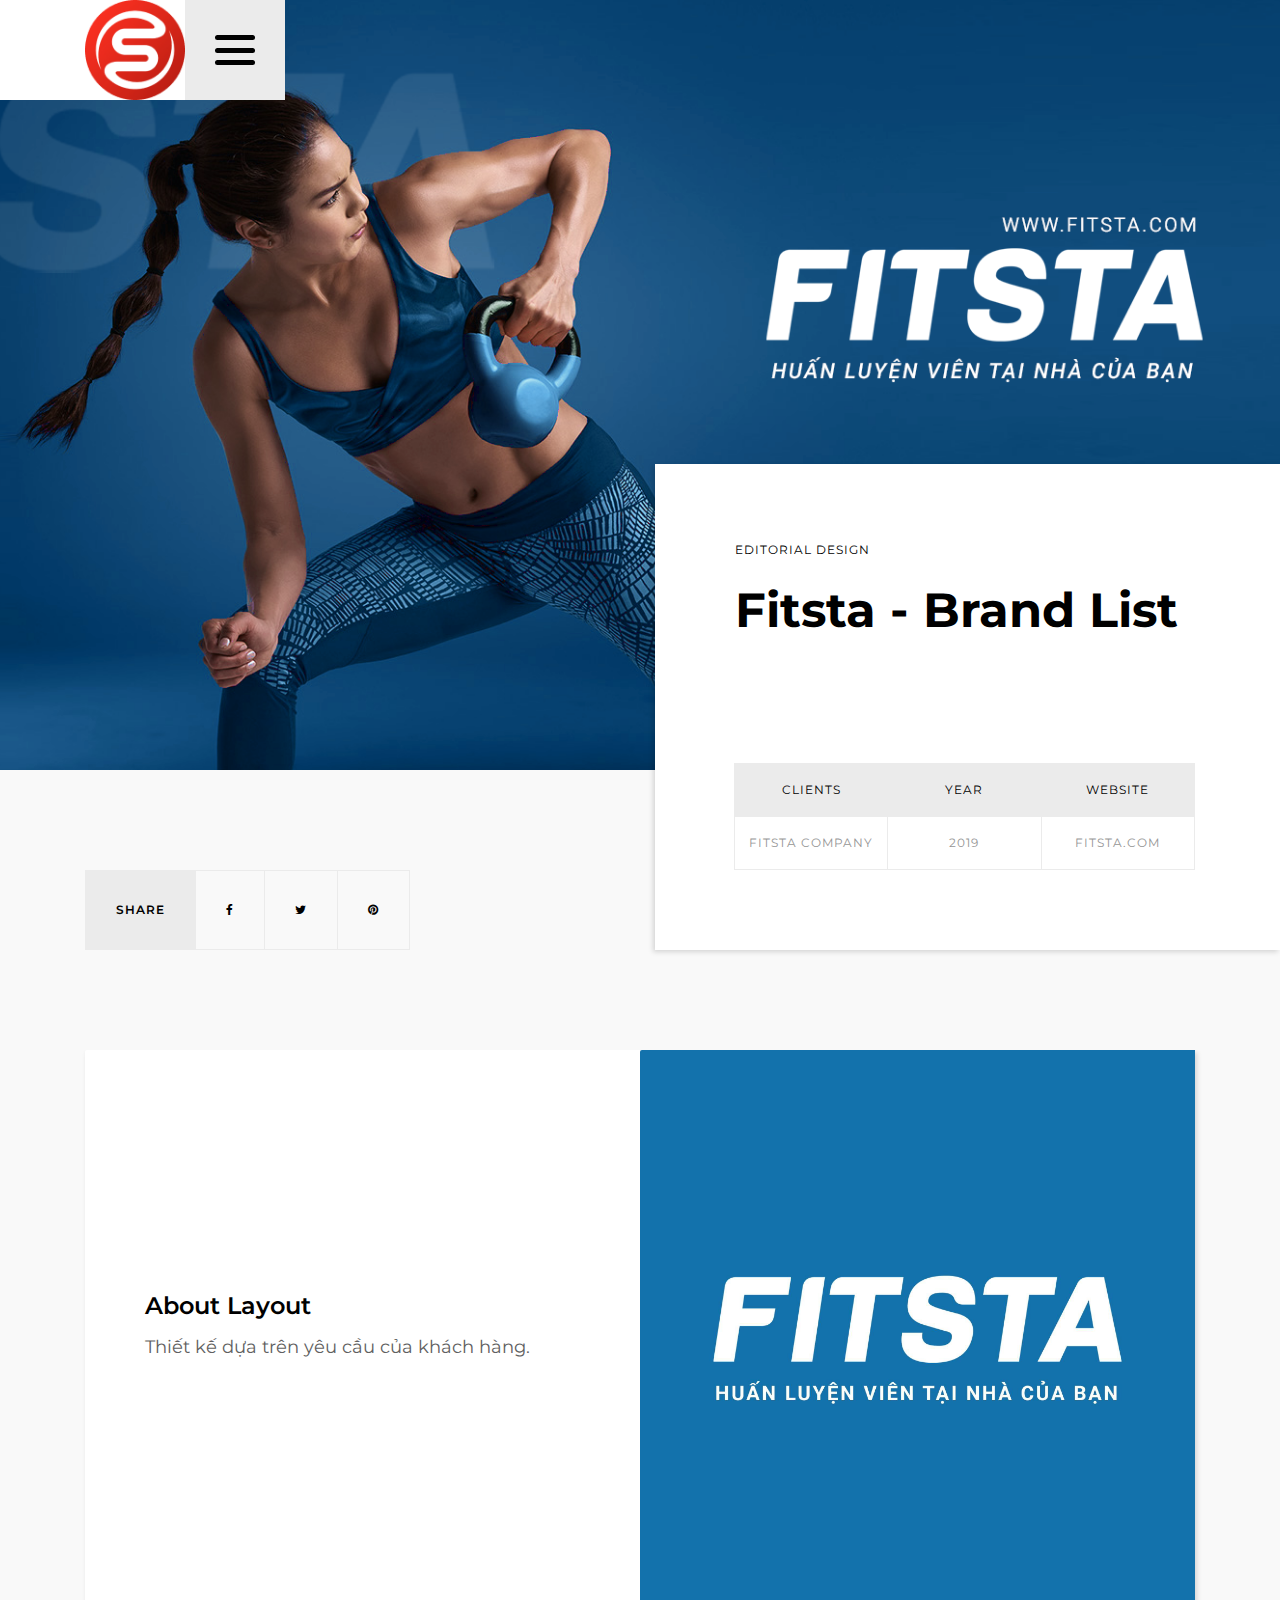
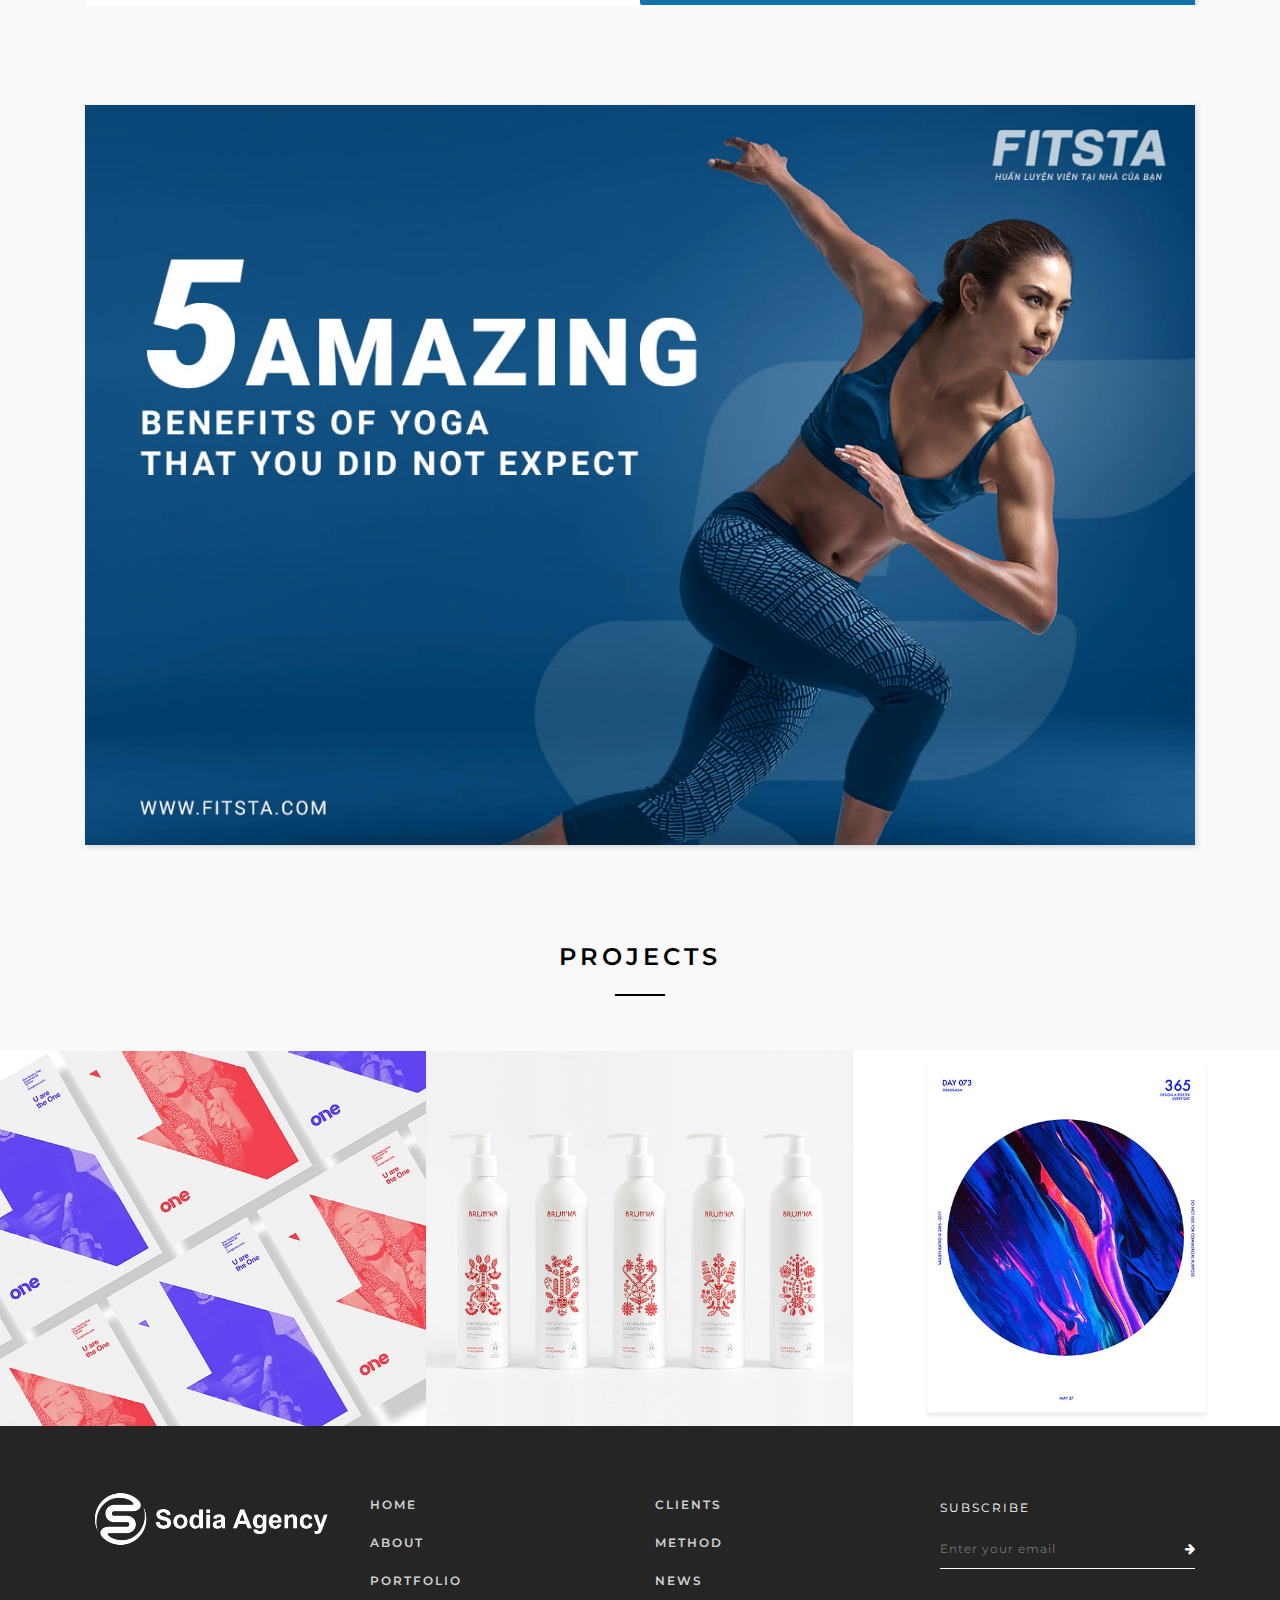
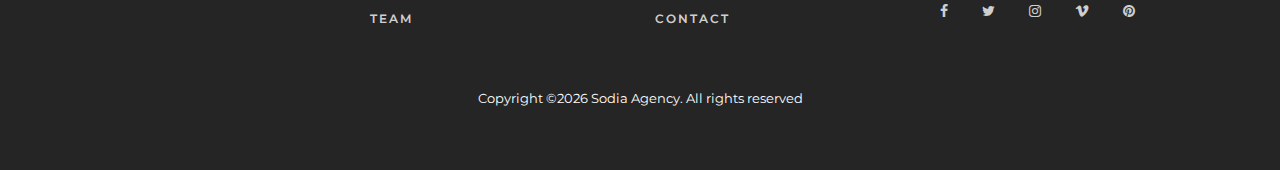
<file: fitsta.html>
<!DOCTYPE html>
<html lang="en">

<head>
    <meta charset="UTF-8">
    <meta name="description" content="">
    <meta http-equiv="X-UA-Compatible" content="IE=edge">
    <meta name="viewport" content="width=device-width, initial-scale=1, shrink-to-fit=no">
    <!-- The above 4 meta tags *must* come first in the head; any other head content must come *after* these tags -->

    <!-- Title -->
    <title>Sodia Agency | Fista Project</title>

    <!-- Favicon -->
    <link rel="icon" href="img/core-img/favicon.ico">

    <!-- Core Stylesheet -->
    <link href="style.css" rel="stylesheet">

    <!-- Responsive CSS -->
    <link href="css/responsive/responsive.css" rel="stylesheet">

</head>

<body>
    <!-- Preloader Start -->
    <div id="preloader">
        <div class="fplus-load"></div>
        <img src="img/core-img/h-logo.png" alt="logo">
    </div>

    <!-- ****** Header Area Start ****** -->
    <header class="header_area">
        <div class="container">
            <div class="row">
                <div class="col-12 d-flex">
                    <div class="logo_area">
                        <a class="d-flex align-items-center justify-content-center" href="index.html"><img src="img/core-img/h-logo.png" alt="logo"></a>
                    </div>
                    <div class="menu-open-close d-flex align-items-center justify-content-center">
                        <div id="nav-icon">
                            <span></span>
                            <span></span>
                            <span></span>
                        </div>
                    </div>
                </div>
            </div>
        </div>
    </header>
    <!-- ****** Header Area End ****** -->

    <!-- ****** Menu Area Start ****** -->
    <div class="fplus-menu-area">
        <!-- Menu -->
        <div class="fplus-main-menu h-100 d-flex align-items-center">
            <nav class="navbar navbar-expand-lg">
                <div class="" id="fplus-nav">
                    <ul class="navbar-nav" id="fplusNav">
                        <li class="nav-item active">
                            <a class="nav-link" href="#home">Home <span class="sr-only">(current)</span></a>
                        </li>
                        <li class="nav-item">
                            <a class="nav-link" href="#about">About Us</a>
                        </li>
                        <li class="nav-item dropdown">
                            <a class="nav-link dropdown-toggle" href="#" id="fplusDropdown" role="button" data-toggle="dropdown" aria-haspopup="true" aria-expanded="false">Pages</a>
                            <div class="dropdown-menu" aria-labelledby="fplusDropdown">
                                <a class="dropdown-item" href="index.html">Home</a>
                                <a class="dropdown-item" href="single-portfolio.html">Single Portfolio</a>
                                <a class="dropdown-item" href="static-page.html">Static Page</a>
                            </div>
                        </li>
                        <li class="nav-item">
                            <a class="nav-link" href="#projects">Projects</a>
                        </li>
                        <li class="nav-item">
                            <a class="nav-link" href="#clients">Our Clients</a>
                        </li>
                        <li class="nav-item">
                            <a class="nav-link" href="#news">Recent News</a>
                        </li>
                        <li class="nav-item">
                            <a class="nav-link" href="#contact">Contact</a>
                        </li>
                    </ul>
                </div>
            </nav>
        </div>
        <!-- Header Social Icon -->
        <div class="header-social-info d-flex align-items-center justify-content-end">
            <div class="h-social-icon">
                <a href="#"><i class="fa fa-facebook" aria-hidden="true"></i></a>
                <a href="#"><i class="fa fa-twitter" aria-hidden="true"></i></a>
                <a href="#"><i class="fa fa-instagram" aria-hidden="true"></i></a>
                <a href="#"><i class="fa fa-vimeo" aria-hidden="true"></i></a>
                <a href="#"><i class="fa fa-pinterest" aria-hidden="true"></i></a>
            </div>
        </div>
    </div>
    <!-- ****** Menu Area End ****** -->

    <!-- ****** Hero Area Start ****** -->
    <div class="fplus-hero-area" style="background-image: url(img/bg-img/hero---.jpg);"></div>
    <!-- ****** Hero Area End ****** -->

    <!-- ****** Single Portfolio Area Start ****** -->
    <div class="fplus-single-portfolio-area bg-gray section-padding-100">
        <div class="container">
            <div class="row">
                <div class="col-12 col-md-6">
                    <div class="fplus-portfolio-share">
                        <a href="#">Share</a>
                        <a href="#"><i class="fa fa-facebook" aria-hidden="true"></i></a>
                        <a href="#"><i class="fa fa-twitter" aria-hidden="true"></i></a>
                        <a href="#"><i class="fa fa-pinterest" aria-hidden="true"></i></a>
                    </div>
                </div>
            </div>
        </div>

        <div class="fplus-portfolio-content-area">
            <div class="single-portfolio-text">
                <p>editorial design</p>
                <h2>Fitsta - Brand List</h2>
                <div class="project-meta-data d-sm-flex">
                    <div class="project-client">
                        <p>Clients</p>
                        <p>Fitsta Company</p>
                    </div>
                    <div class="project-year">
                        <p>Year</p>
                        <p>2019</p>
                    </div>
                    <div class="project-website">
                        <p>Website</p>
                        <p>fitsta.com</p>
                    </div>
                </div>
            </div>
        </div>
    </div>
    <!-- ****** Single Portfolio Area End ****** -->

    <!-- ****** About Us Area Start ****** -->
    <section class="fplus-about-us-area bg-gray">
        <div class="container">
            <div class="about-us-content">
                <div class="row no-gutters align-items-center">
                    <div class="col-12 col-md-6">
                        <div class="about-us-text">
                            <h4>About Layout</h4>
                            <p>Thiết kế dựa trên yêu cầu của khách hàng.</p>
                        </div>
                    </div>
                    <div class="col-12 col-md-6">
                        <div class="about-us-thumb">
                            <img src="img/bg-img/about--2.jpg" alt="">
                        </div>
                    </div>
                </div>
            </div>
        </div>
    </section>
    <!-- ****** About Us Area End ****** -->

    <!-- ****** Project Single Thumb ****** -->
    <div class="fplus-project-single-thumb bg-gray section-padding-100">
        <div class="container">
            <div class="row">
                <div class="col-12">
                    <img src="img/bg-img/hero--2.jpg" alt="">
                </div>
            </div>
        </div>
    </div>

    <!-- ****** Gallery Area Start ****** -->
    <section class="fplus-projects-area bg-gray" id="portfolio">
        <div class="container">
            <div class="row">
                <div class="col-12">
                    <div class="section-heading text-center">
                        <h4>Projects</h4>
                        <div class="section-heading-line"></div>
                    </div>
                </div>
            </div>
        </div>
        <div class="container-fluid">
            <div class="row no-gutters fplus-portfolio">
                <!-- Single gallery Item Start -->
                <div class="col-12 col-sm-6 col-md-4 single_gallery_item branding">
                    <img src="img/portfolio-img/p-1.jpg" alt="">
                    <div class="gallery-hover-overlay d-flex justify-content-between">
                        <div class="port-more-view">
                            <a href="#"><img src="img/icons/plus.png" alt=""></a>
                        </div>
                        <div class="port-hover-text">
                            <a href="#">branding</a>
                            <h3>One Branding Identity</h3>
                        </div>
                    </div>
                </div>

                <!-- Single gallery Item Start -->
                <div class="col-12 col-sm-6 col-md-4 single_gallery_item branding">
                    <img src="img/portfolio-img/p-2.jpg" alt="">
                    <div class="gallery-hover-overlay d-flex justify-content-between">
                        <div class="port-more-view">
                            <a href="#"><img src="img/icons/plus.png" alt=""></a>
                        </div>
                        <div class="port-hover-text">
                            <a href="#">branding</a>
                            <h3>One Branding Identity</h3>
                        </div>
                    </div>
                </div>

                <!-- Single gallery Item Start -->
                <div class="col-12 col-sm-6 col-md-4 single_gallery_item design">
                    <img src="img/portfolio-img/p-3.jpg" alt="">
                    <div class="gallery-hover-overlay d-flex justify-content-between">
                        <div class="port-more-view">
                            <a href="#"><img src="img/icons/plus.png" alt=""></a>
                        </div>
                        <div class="port-hover-text">
                            <a href="#">design</a>
                            <h3>One Branding Identity</h3>
                        </div>
                    </div>
                </div>
            </div>
        </div>
    </section>
    <!-- ****** Gallery Area End ****** -->

    <!-- ****** Footer Area Start ****** -->
    <footer class="fplus-footer-area">
        <div class="container">
            <div class="row">
                <div class="col-12 col-md-3">
                    <div class="about-us-widget">
                        <img src="img/core-img/logo.png" alt="">
                    </div>
                </div>
                <div class="col-12 col-md-3">
                    <div class="footer-nav-widget">
                        <nav>
                            <ul>
                                <li><a href="#">Home</a></li>
                                <li><a href="#">About</a></li>
                                <li><a href="#">Portfolio</a></li>
                                <li><a href="#">Team</a></li>
                            </ul>
                        </nav>
                    </div>
                </div>
                <div class="col-12 col-md-3">
                    <div class="footer-nav-widget">
                        <nav>
                            <ul>
                                <li><a href="#">Clients</a></li>
                                <li><a href="#">Method</a></li>
                                <li><a href="#">News</a></li>
                                <li><a href="#">Contact</a></li>
                            </ul>
                        </nav>
                    </div>
                </div>
                <div class="col-12 col-md-3">
                    <div class="subscribe-widget">
                        <p>Subscribe</p>
                        <form action="#">
                            <input type="email" name="s-email" id="subscribeEmail" placeholder="Enter your email">
                            <button type="submit"><i class="fa fa-arrow-right" aria-hidden="true"></i></button>
                        </form>
                    </div>
                    <div class="footer-social-widget">
                        <a href="#"><i class="fa fa-facebook" aria-hidden="true"></i></a>
                        <a href="#"><i class="fa fa-twitter" aria-hidden="true"></i></a>
                        <a href="#"><i class="fa fa-instagram" aria-hidden="true"></i></a>
                        <a href="#"><i class="fa fa-vimeo" aria-hidden="true"></i></a>
                        <a href="#"><i class="fa fa-pinterest" aria-hidden="true"></i></a>
                    </div>
                </div>
            </div>
            <div class="row pt-5">
                <div class="col-md-12 text-center text-white"><small><!-- Link back to Colorlib can't be removed. Template is licensed under CC BY 3.0. -->
Copyright &copy;<script>document.write(new Date().getFullYear());</script> Sodia Agency. All rights reserved
<!-- Link back to Colorlib can't be removed. Template is licensed under CC BY 3.0. --></small></div>
            </div>
        </div>
    </footer>
    <!-- ****** Footer Area End ****** -->

    <!-- Jquery-2.2.4 js -->
    <script src="js/jquery/jquery-2.2.4.min.js"></script>
    <!-- Popper js -->
    <script src="js/bootstrap/popper.min.js"></script>
    <!-- Bootstrap-4 js -->
    <script src="js/bootstrap/bootstrap.min.js"></script>
    <!-- All Plugins js -->
    <script src="js/others/plugins.js"></script>
    <!-- Active JS -->
    <script src="js/active.js"></script>
</body>
</file>
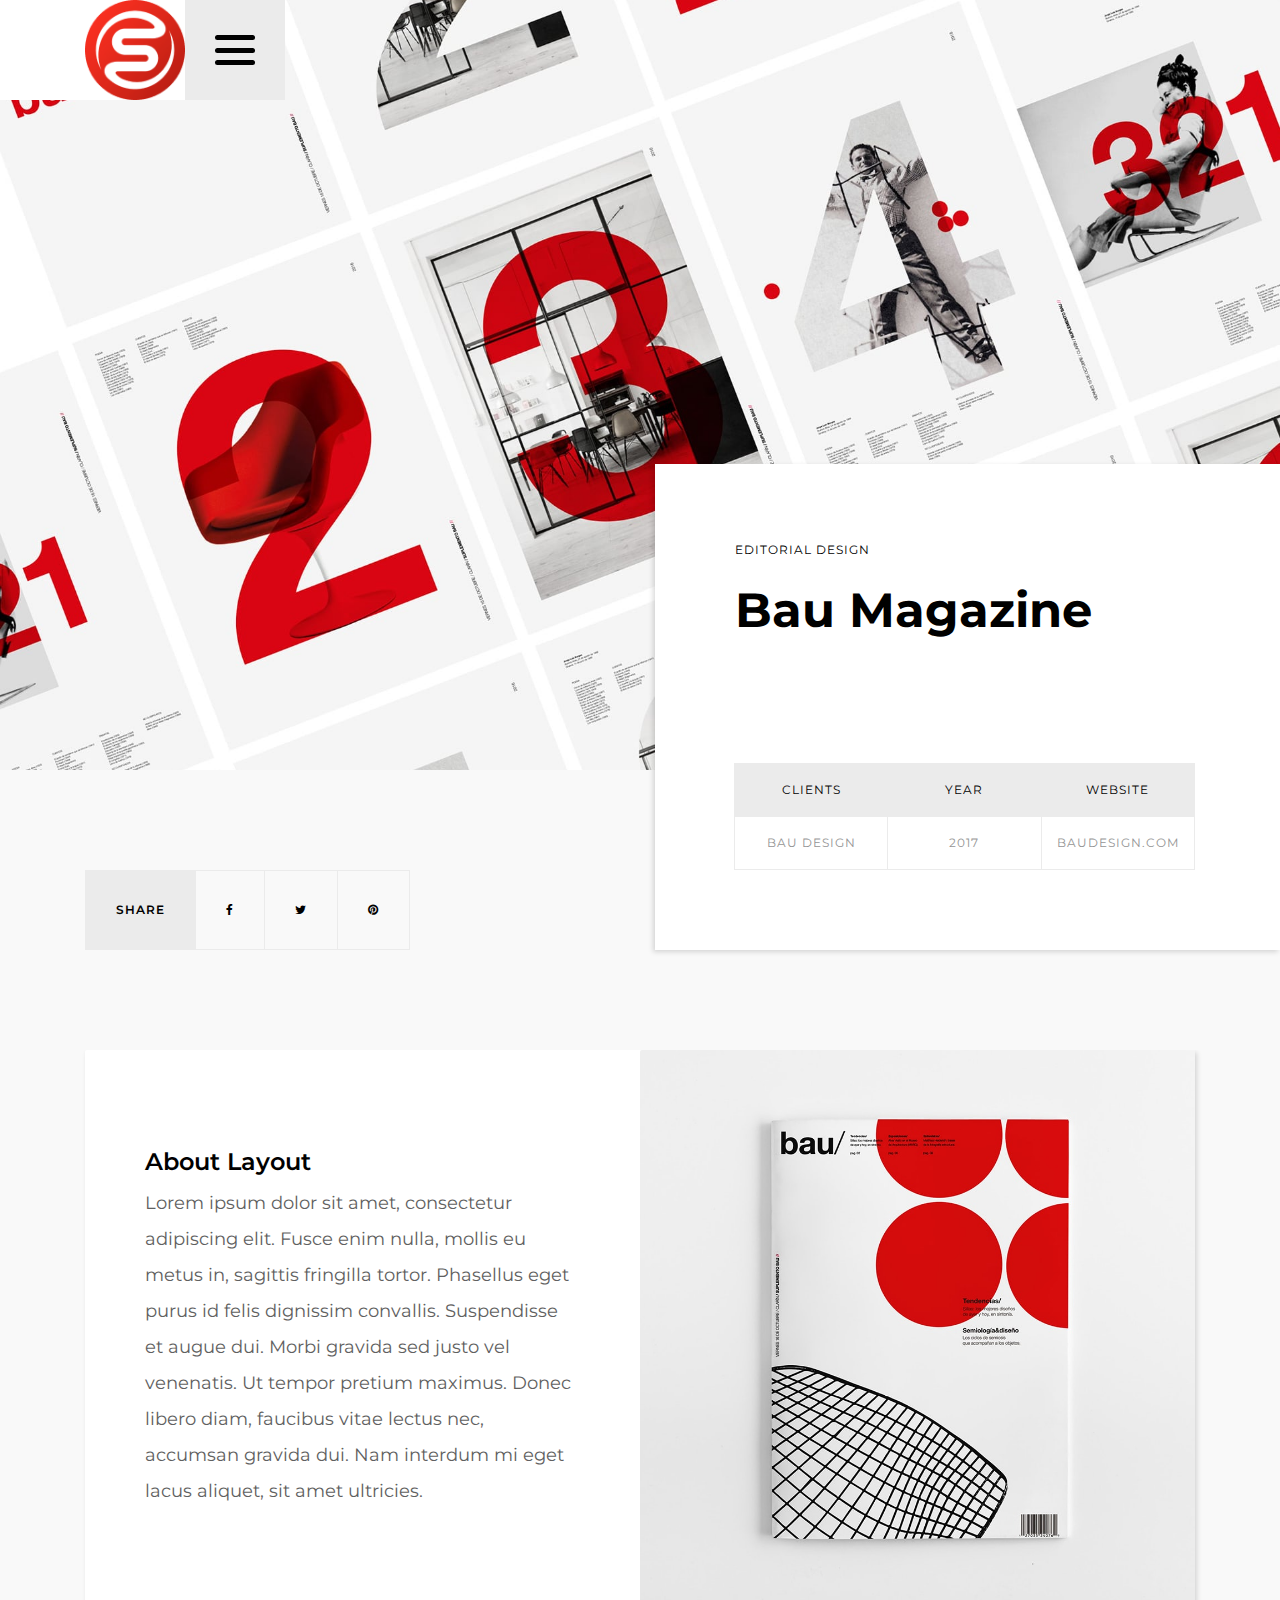
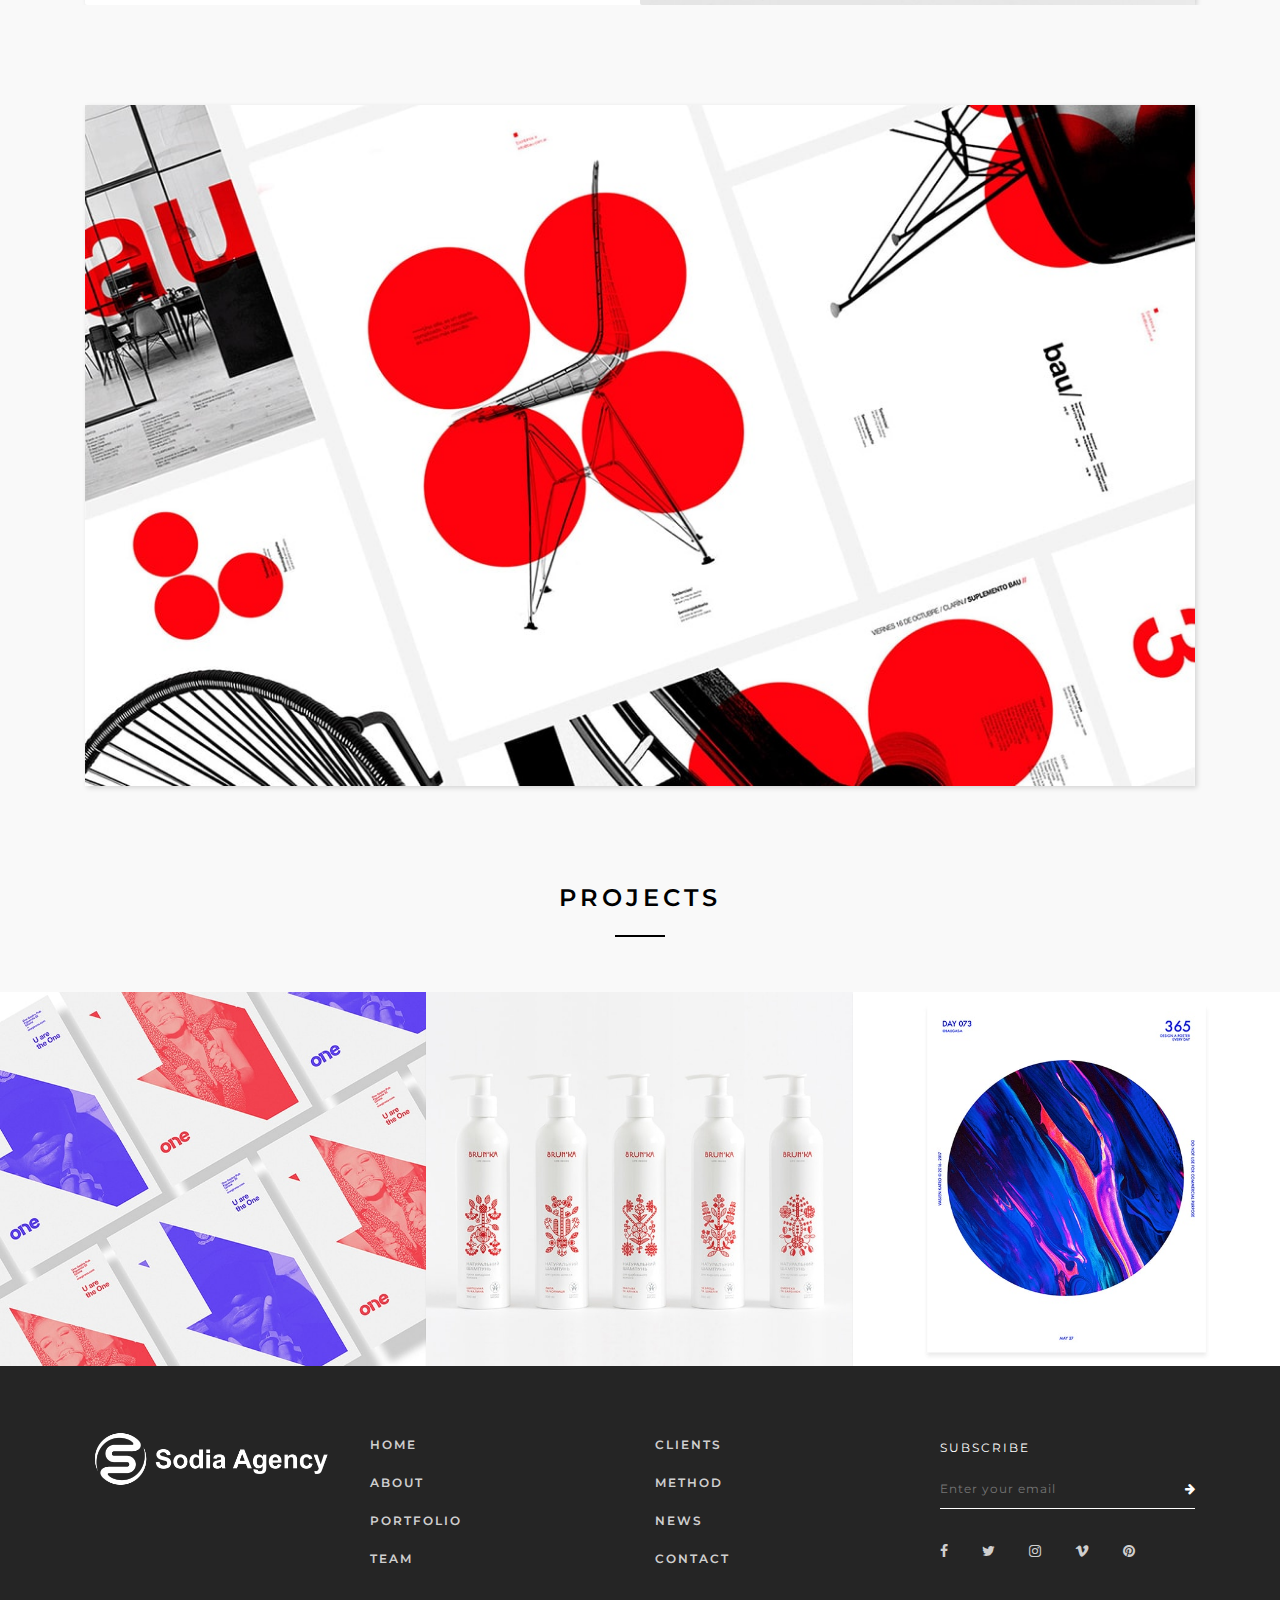
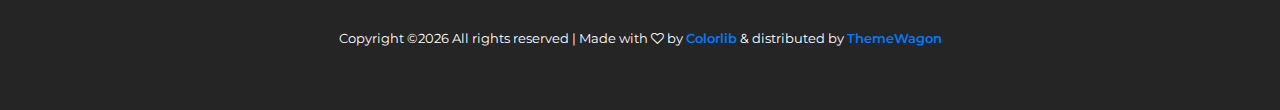
<file: single-portfolio.html>
<!DOCTYPE html>
<html lang="en">

<head>
    <meta charset="UTF-8">
    <meta name="description" content="">
    <meta http-equiv="X-UA-Compatible" content="IE=edge">
    <meta name="viewport" content="width=device-width, initial-scale=1, shrink-to-fit=no">
    <!-- The above 4 meta tags *must* come first in the head; any other head content must come *after* these tags -->

    <!-- Title -->
    <title>F-plus Portfolio Template | Single Portfolio</title>

    <!-- Favicon -->
    <link rel="icon" href="img/core-img/favicon.ico">

    <!-- Core Stylesheet -->
    <link href="style.css" rel="stylesheet">

    <!-- Responsive CSS -->
    <link href="css/responsive/responsive.css" rel="stylesheet">

</head>

<body>
    <!-- Preloader Start -->
    <div id="preloader">
        <div class="fplus-load"></div>
        <img src="img/core-img/h-logo.png" alt="logo">
    </div>

    <!-- ****** Header Area Start ****** -->
    <header class="header_area">
        <div class="container">
            <div class="row">
                <div class="col-12 d-flex">
                    <div class="logo_area">
                        <a class="d-flex align-items-center justify-content-center" href="index.html"><img src="img/core-img/h-logo.png" alt="logo"></a>
                    </div>
                    <div class="menu-open-close d-flex align-items-center justify-content-center">
                        <div id="nav-icon">
                            <span></span>
                            <span></span>
                            <span></span>
                        </div>
                    </div>
                </div>
            </div>
        </div>
    </header>
    <!-- ****** Header Area End ****** -->

    <!-- ****** Menu Area Start ****** -->
    <div class="fplus-menu-area">
        <!-- Menu -->
        <div class="fplus-main-menu h-100 d-flex align-items-center">
            <nav class="navbar navbar-expand-lg">
                <div class="" id="fplus-nav">
                    <ul class="navbar-nav" id="fplusNav">
                        <li class="nav-item active">
                            <a class="nav-link" href="#home">Home <span class="sr-only">(current)</span></a>
                        </li>
                        <li class="nav-item">
                            <a class="nav-link" href="#about">About Us</a>
                        </li>
                        <li class="nav-item dropdown">
                            <a class="nav-link dropdown-toggle" href="#" id="fplusDropdown" role="button" data-toggle="dropdown" aria-haspopup="true" aria-expanded="false">Pages</a>
                            <div class="dropdown-menu" aria-labelledby="fplusDropdown">
                                <a class="dropdown-item" href="index.html">Home</a>
                                <a class="dropdown-item" href="single-portfolio.html">Single Portfolio</a>
                                <a class="dropdown-item" href="static-page.html">Static Page</a>
                            </div>
                        </li>
                        <li class="nav-item">
                            <a class="nav-link" href="#projects">Projects</a>
                        </li>
                        <li class="nav-item">
                            <a class="nav-link" href="#clients">Our Clients</a>
                        </li>
                        <li class="nav-item">
                            <a class="nav-link" href="#news">Recent News</a>
                        </li>
                        <li class="nav-item">
                            <a class="nav-link" href="#contact">Contact</a>
                        </li>
                    </ul>
                </div>
            </nav>
        </div>
        <!-- Header Social Icon -->
        <div class="header-social-info d-flex align-items-center justify-content-end">
            <div class="h-social-icon">
                <a href="#"><i class="fa fa-facebook" aria-hidden="true"></i></a>
                <a href="#"><i class="fa fa-twitter" aria-hidden="true"></i></a>
                <a href="#"><i class="fa fa-instagram" aria-hidden="true"></i></a>
                <a href="#"><i class="fa fa-vimeo" aria-hidden="true"></i></a>
                <a href="#"><i class="fa fa-pinterest" aria-hidden="true"></i></a>
            </div>
        </div>
    </div>
    <!-- ****** Menu Area End ****** -->

    <!-- ****** Hero Area Start ****** -->
    <div class="fplus-hero-area" style="background-image: url(img/bg-img/hero-3.jpg);"></div>
    <!-- ****** Hero Area End ****** -->

    <!-- ****** Single Portfolio Area Start ****** -->
    <div class="fplus-single-portfolio-area bg-gray section-padding-100">
        <div class="container">
            <div class="row">
                <div class="col-12 col-md-6">
                    <div class="fplus-portfolio-share">
                        <a href="#">Share</a>
                        <a href="#"><i class="fa fa-facebook" aria-hidden="true"></i></a>
                        <a href="#"><i class="fa fa-twitter" aria-hidden="true"></i></a>
                        <a href="#"><i class="fa fa-pinterest" aria-hidden="true"></i></a>
                    </div>
                </div>
            </div>
        </div>

        <div class="fplus-portfolio-content-area">
            <div class="single-portfolio-text">
                <p>editorial design</p>
                <h2>Bau Magazine</h2>
                <div class="project-meta-data d-sm-flex">
                    <div class="project-client">
                        <p>Clients</p>
                        <p>Bau Design</p>
                    </div>
                    <div class="project-year">
                        <p>Year</p>
                        <p>2017</p>
                    </div>
                    <div class="project-website">
                        <p>Website</p>
                        <p>baudesign.com</p>
                    </div>
                </div>
            </div>
        </div>
    </div>
    <!-- ****** Single Portfolio Area End ****** -->

    <!-- ****** About Us Area Start ****** -->
    <section class="fplus-about-us-area bg-gray">
        <div class="container">
            <div class="about-us-content">
                <div class="row no-gutters align-items-center">
                    <div class="col-12 col-md-6">
                        <div class="about-us-text">
                            <h4>About Layout</h4>
                            <p>Lorem ipsum dolor sit amet, consectetur adipiscing elit. Fusce enim nulla, mollis eu metus in, sagittis fringilla tortor. Phasellus eget purus id felis dignissim convallis. Suspendisse et augue dui. Morbi gravida sed justo vel venenatis. Ut tempor pretium maximus. Donec libero diam, faucibus vitae lectus nec, accumsan gravida dui. Nam interdum mi eget lacus aliquet, sit amet ultricies.</p>
                        </div>
                    </div>
                    <div class="col-12 col-md-6">
                        <div class="about-us-thumb">
                            <img src="img/bg-img/about-2.jpg" alt="">
                        </div>
                    </div>
                </div>
            </div>
        </div>
    </section>
    <!-- ****** About Us Area End ****** -->

    <!-- ****** Project Single Thumb ****** -->
    <div class="fplus-project-single-thumb bg-gray section-padding-100">
        <div class="container">
            <div class="row">
                <div class="col-12">
                    <img src="img/bg-img/hero-2.jpg" alt="">
                </div>
            </div>
        </div>
    </div>

    <!-- ****** Gallery Area Start ****** -->
    <section class="fplus-projects-area bg-gray" id="portfolio">
        <div class="container">
            <div class="row">
                <div class="col-12">
                    <div class="section-heading text-center">
                        <h4>Projects</h4>
                        <div class="section-heading-line"></div>
                    </div>
                </div>
            </div>
        </div>
        <div class="container-fluid">
            <div class="row no-gutters fplus-portfolio">
                <!-- Single gallery Item Start -->
                <div class="col-12 col-sm-6 col-md-4 single_gallery_item branding">
                    <img src="img/portfolio-img/p-1.jpg" alt="">
                    <div class="gallery-hover-overlay d-flex justify-content-between">
                        <div class="port-more-view">
                            <a href="#"><img src="img/icons/plus.png" alt=""></a>
                        </div>
                        <div class="port-hover-text">
                            <a href="#">branding</a>
                            <h3>One Branding Identity</h3>
                        </div>
                    </div>
                </div>

                <!-- Single gallery Item Start -->
                <div class="col-12 col-sm-6 col-md-4 single_gallery_item branding">
                    <img src="img/portfolio-img/p-2.jpg" alt="">
                    <div class="gallery-hover-overlay d-flex justify-content-between">
                        <div class="port-more-view">
                            <a href="#"><img src="img/icons/plus.png" alt=""></a>
                        </div>
                        <div class="port-hover-text">
                            <a href="#">branding</a>
                            <h3>One Branding Identity</h3>
                        </div>
                    </div>
                </div>

                <!-- Single gallery Item Start -->
                <div class="col-12 col-sm-6 col-md-4 single_gallery_item design">
                    <img src="img/portfolio-img/p-3.jpg" alt="">
                    <div class="gallery-hover-overlay d-flex justify-content-between">
                        <div class="port-more-view">
                            <a href="#"><img src="img/icons/plus.png" alt=""></a>
                        </div>
                        <div class="port-hover-text">
                            <a href="#">design</a>
                            <h3>One Branding Identity</h3>
                        </div>
                    </div>
                </div>
            </div>
        </div>
    </section>
    <!-- ****** Gallery Area End ****** -->

    <!-- ****** Footer Area Start ****** -->
    <footer class="fplus-footer-area">
        <div class="container">
            <div class="row">
                <div class="col-12 col-md-3">
                    <div class="about-us-widget">
                        <img src="img/core-img/logo.png" alt="">
                    </div>
                </div>
                <div class="col-12 col-md-3">
                    <div class="footer-nav-widget">
                        <nav>
                            <ul>
                                <li><a href="#">Home</a></li>
                                <li><a href="#">About</a></li>
                                <li><a href="#">Portfolio</a></li>
                                <li><a href="#">Team</a></li>
                            </ul>
                        </nav>
                    </div>
                </div>
                <div class="col-12 col-md-3">
                    <div class="footer-nav-widget">
                        <nav>
                            <ul>
                                <li><a href="#">Clients</a></li>
                                <li><a href="#">Method</a></li>
                                <li><a href="#">News</a></li>
                                <li><a href="#">Contact</a></li>
                            </ul>
                        </nav>
                    </div>
                </div>
                <div class="col-12 col-md-3">
                    <div class="subscribe-widget">
                        <p>Subscribe</p>
                        <form action="#">
                            <input type="email" name="s-email" id="subscribeEmail" placeholder="Enter your email">
                            <button type="submit"><i class="fa fa-arrow-right" aria-hidden="true"></i></button>
                        </form>
                    </div>
                    <div class="footer-social-widget">
                        <a href="#"><i class="fa fa-facebook" aria-hidden="true"></i></a>
                        <a href="#"><i class="fa fa-twitter" aria-hidden="true"></i></a>
                        <a href="#"><i class="fa fa-instagram" aria-hidden="true"></i></a>
                        <a href="#"><i class="fa fa-vimeo" aria-hidden="true"></i></a>
                        <a href="#"><i class="fa fa-pinterest" aria-hidden="true"></i></a>
                    </div>
                </div>
            </div>
            <div class="row pt-5">
                <div class="col-md-12 text-center text-white"><small><!-- Link back to Colorlib can't be removed. Template is licensed under CC BY 3.0. -->
Copyright &copy;<script>document.write(new Date().getFullYear());</script> All rights reserved | Made with <i class="fa fa-heart-o" aria-hidden="true"></i> by <a href="https://colorlib.com" target="_blank">Colorlib</a> &amp; distributed by <a href="https://themewagon.com" target="_blank">ThemeWagon</a>
<!-- Link back to Colorlib can't be removed. Template is licensed under CC BY 3.0. --></small></div>
            </div>
        </div>
    </footer>
    <!-- ****** Footer Area End ****** -->

    <!-- Jquery-2.2.4 js -->
    <script src="js/jquery/jquery-2.2.4.min.js"></script>
    <!-- Popper js -->
    <script src="js/bootstrap/popper.min.js"></script>
    <!-- Bootstrap-4 js -->
    <script src="js/bootstrap/bootstrap.min.js"></script>
    <!-- All Plugins js -->
    <script src="js/others/plugins.js"></script>
    <!-- Active JS -->
    <script src="js/active.js"></script>
</body>
</file>
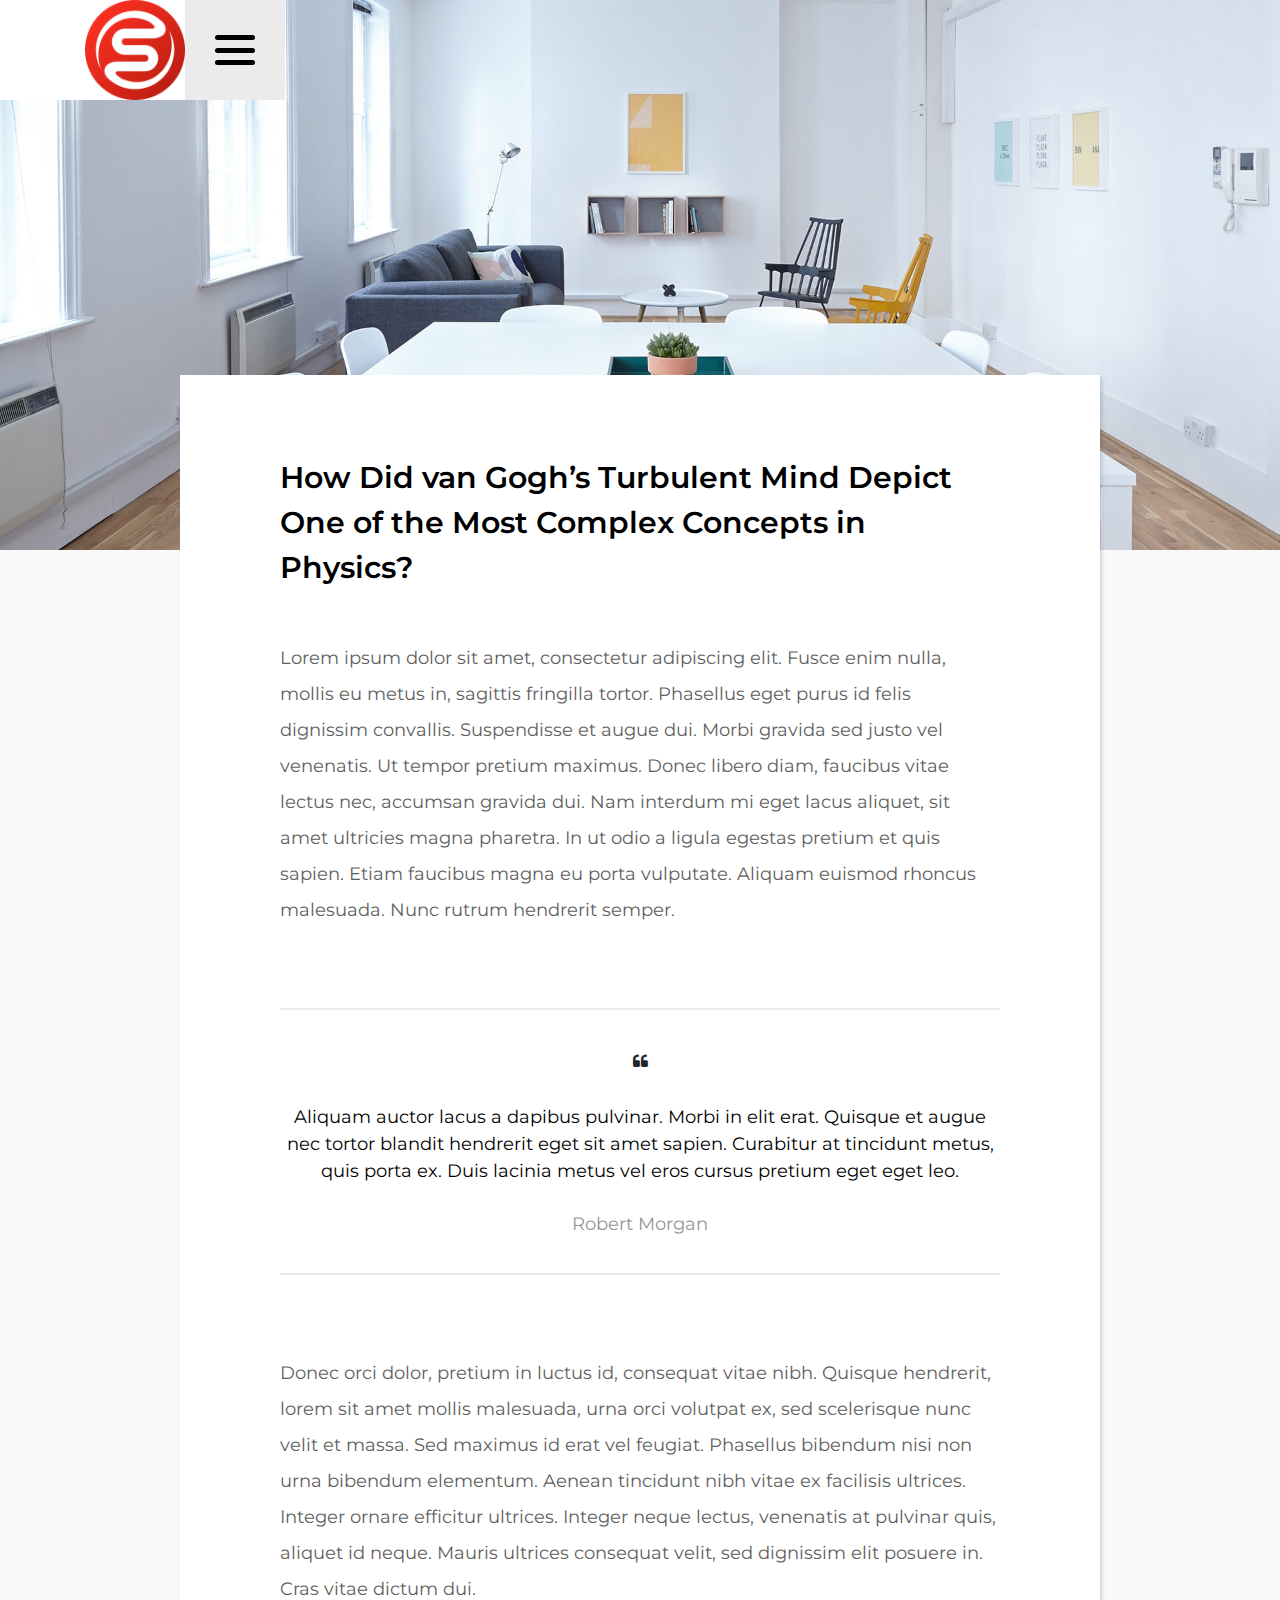
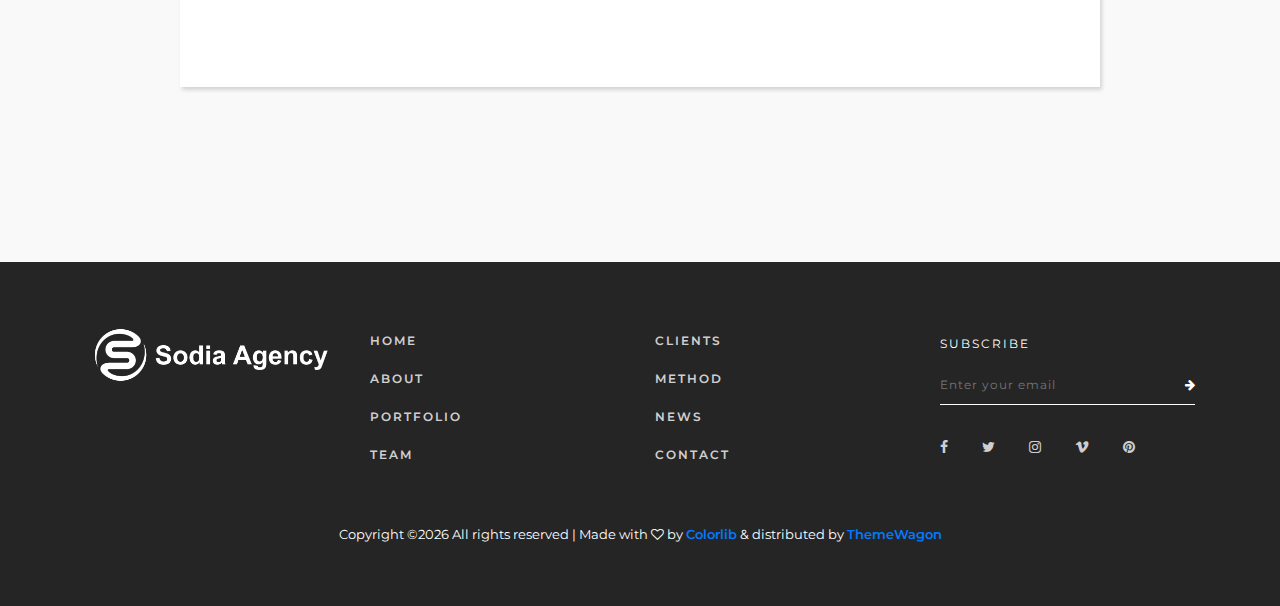
<file: static-page.html>
<!DOCTYPE html>
<html lang="en">

<head>
    <meta charset="UTF-8">
    <meta name="description" content="">
    <meta http-equiv="X-UA-Compatible" content="IE=edge">
    <meta name="viewport" content="width=device-width, initial-scale=1, shrink-to-fit=no">
    <!-- The above 4 meta tags *must* come first in the head; any other head content must come *after* these tags -->

    <!-- Title -->
    <title>F-plus Portfolio Template | Static Page</title>

    <!-- Favicon -->
    <link rel="icon" href="img/core-img/favicon.ico">

    <!-- Core Stylesheet -->
    <link href="style.css" rel="stylesheet">

    <!-- Responsive CSS -->
    <link href="css/responsive/responsive.css" rel="stylesheet">

</head>

<body>
    <!-- Preloader Start -->
    <div id="preloader">
        <div class="fplus-load"></div>
        <img src="img/core-img/h-logo.png" alt="logo">
    </div>

    <!-- ****** Header Area Start ****** -->
    <header class="header_area">
        <div class="container">
            <div class="row">
                <div class="col-12 d-flex">
                    <div class="logo_area">
                        <a class="d-flex align-items-center justify-content-center" href="index.html"><img src="img/core-img/h-logo.png" alt="logo"></a>
                    </div>
                    <div class="menu-open-close d-flex align-items-center justify-content-center">
                        <div id="nav-icon">
                            <span></span>
                            <span></span>
                            <span></span>
                        </div>
                    </div>
                </div>
            </div>
        </div>
    </header>
    <!-- ****** Header Area End ****** -->

    <!-- ****** Menu Area Start ****** -->
    <div class="fplus-menu-area">
        <!-- Menu -->
        <div class="fplus-main-menu h-100 d-flex align-items-center">
            <nav class="navbar navbar-expand-lg">
                <div class="" id="fplus-nav">
                    <ul class="navbar-nav" id="fplusNav">
                        <li class="nav-item active">
                            <a class="nav-link" href="#home">Home <span class="sr-only">(current)</span></a>
                        </li>
                        <li class="nav-item">
                            <a class="nav-link" href="#about">About Us</a>
                        </li>
                        <li class="nav-item dropdown">
                            <a class="nav-link dropdown-toggle" href="#" id="fplusDropdown" role="button" data-toggle="dropdown" aria-haspopup="true" aria-expanded="false">Pages</a>
                            <div class="dropdown-menu" aria-labelledby="fplusDropdown">
                                <a class="dropdown-item" href="index.html">Home</a>
                                <a class="dropdown-item" href="single-portfolio.html">Single Portfolio</a>
                                <a class="dropdown-item" href="static-page.html">Static Page</a>
                            </div>
                        </li>
                        <li class="nav-item">
                            <a class="nav-link" href="#projects">Projects</a>
                        </li>
                        <li class="nav-item">
                            <a class="nav-link" href="#clients">Our Clients</a>
                        </li>
                        <li class="nav-item">
                            <a class="nav-link" href="#news">Recent News</a>
                        </li>
                        <li class="nav-item">
                            <a class="nav-link" href="#contact">Contact</a>
                        </li>
                    </ul>
                </div>
            </nav>
        </div>
        <!-- Header Social Icon -->
        <div class="header-social-info d-flex align-items-center justify-content-end">
            <div class="h-social-icon">
                <a href="#"><i class="fa fa-facebook" aria-hidden="true"></i></a>
                <a href="#"><i class="fa fa-twitter" aria-hidden="true"></i></a>
                <a href="#"><i class="fa fa-instagram" aria-hidden="true"></i></a>
                <a href="#"><i class="fa fa-vimeo" aria-hidden="true"></i></a>
                <a href="#"><i class="fa fa-pinterest" aria-hidden="true"></i></a>
            </div>
        </div>
    </div>
    <!-- ****** Menu Area End ****** -->

    <!-- ****** Hero Area Start ****** -->
    <div class="fplus-static-welcome-area" style="background-image: url(img/bg-img/hero-1.jpg);"></div>
    <!-- ****** Hero Area End ****** -->

    <!-- ****** Static Page Content Start ****** -->
    <section class="static-page-area bg-gray">
        <div class="container">
            <div class="row justify-content-center">
                <div class="col-12 col-md-10">
                    <div class="static-content">
                        <h3>How Did van Gogh’s Turbulent Mind Depict One of the Most Complex Concepts in Physics?</h3>
                        <p>Lorem ipsum dolor sit amet, consectetur adipiscing elit. Fusce enim nulla, mollis eu metus in, sagittis fringilla tortor. Phasellus eget purus id felis dignissim convallis. Suspendisse et augue dui. Morbi gravida sed justo vel venenatis. Ut tempor pretium maximus. Donec libero diam, faucibus vitae lectus nec, accumsan gravida dui. Nam interdum mi eget lacus aliquet, sit amet ultricies magna pharetra. In ut odio a ligula egestas pretium et quis sapien. Etiam faucibus magna eu porta vulputate. Aliquam euismod rhoncus malesuada. Nunc rutrum hendrerit semper.</p>
                        <blockquote>
                            <i class="fa fa-quote-left" aria-hidden="true"></i>
                            <h5>Aliquam auctor lacus a dapibus pulvinar. Morbi in elit erat. Quisque et augue nec tortor blandit hendrerit eget sit amet sapien. Curabitur at tincidunt metus, quis porta ex. Duis lacinia metus vel eros cursus pretium eget eget leo.</h5>
                            <p>Robert Morgan</p>
                        </blockquote>
                        <p>Donec orci dolor, pretium in luctus id, consequat vitae nibh. Quisque hendrerit, lorem sit amet mollis malesuada, urna orci volutpat ex, sed scelerisque nunc velit et massa. Sed maximus id erat vel feugiat. Phasellus bibendum nisi non urna bibendum elementum. Aenean tincidunt nibh vitae ex facilisis ultrices. Integer ornare efficitur ultrices. Integer neque lectus, venenatis at pulvinar quis, aliquet id neque. Mauris ultrices consequat velit, sed dignissim elit posuere in. Cras vitae dictum dui.</p>
                    </div>
                </div>
            </div>
        </div>
    </section>
    <!-- ****** Static Page Content End ****** -->

    <!-- ****** Footer Area Start ****** -->
    <footer class="fplus-footer-area">
        <div class="container">
            <div class="row">
                <div class="col-12 col-md-3">
                    <div class="about-us-widget">
                        <img src="img/core-img/logo.png" alt="">
                    </div>
                </div>
                <div class="col-12 col-md-3">
                    <div class="footer-nav-widget">
                        <nav>
                            <ul>
                                <li><a href="#">Home</a></li>
                                <li><a href="#">About</a></li>
                                <li><a href="#">Portfolio</a></li>
                                <li><a href="#">Team</a></li>
                            </ul>
                        </nav>
                    </div>
                </div>
                <div class="col-12 col-md-3">
                    <div class="footer-nav-widget">
                        <nav>
                            <ul>
                                <li><a href="#">Clients</a></li>
                                <li><a href="#">Method</a></li>
                                <li><a href="#">News</a></li>
                                <li><a href="#">Contact</a></li>
                            </ul>
                        </nav>
                    </div>
                </div>
                <div class="col-12 col-md-3">
                    <div class="subscribe-widget">
                        <p>Subscribe</p>
                        <form action="#">
                            <input type="email" name="s-email" id="subscribeEmail" placeholder="Enter your email">
                            <button type="submit"><i class="fa fa-arrow-right" aria-hidden="true"></i></button>
                        </form>
                    </div>
                    <div class="footer-social-widget">
                        <a href="#"><i class="fa fa-facebook" aria-hidden="true"></i></a>
                        <a href="#"><i class="fa fa-twitter" aria-hidden="true"></i></a>
                        <a href="#"><i class="fa fa-instagram" aria-hidden="true"></i></a>
                        <a href="#"><i class="fa fa-vimeo" aria-hidden="true"></i></a>
                        <a href="#"><i class="fa fa-pinterest" aria-hidden="true"></i></a>
                    </div>
                </div>
            </div>
            <div class="row pt-5">
                <div class="col-md-12 text-center text-white"><small><!-- Link back to Colorlib can't be removed. Template is licensed under CC BY 3.0. -->
Copyright &copy;<script>document.write(new Date().getFullYear());</script> All rights reserved | Made with <i class="fa fa-heart-o" aria-hidden="true"></i> by <a href="https://colorlib.com" target="_blank">Colorlib</a> &amp; distributed by <a href="https://themewagon.com" target="_blank">ThemeWagon</a>
<!-- Link back to Colorlib can't be removed. Template is licensed under CC BY 3.0. --></small></div>
            </div>
        </div>
    </footer>
    <!-- ****** Footer Area End ****** -->

    <!-- Jquery-2.2.4 js -->
    <script src="js/jquery/jquery-2.2.4.min.js"></script>
    <!-- Popper js -->
    <script src="js/bootstrap/popper.min.js"></script>
    <!-- Bootstrap-4 js -->
    <script src="js/bootstrap/bootstrap.min.js"></script>
    <!-- All Plugins js -->
    <script src="js/others/plugins.js"></script>
    <!-- Active JS -->
    <script src="js/active.js"></script>
</body>
</file>
<file: style.css>
/* ----------------------------------------------
:: Template Name: F-plus Portfolio Template
:: Template Author: Colorlib
:: Template Author URI: https://colorlib.com
:: Version: v1.0.0
:: Last Updated: 12-04-2017
---------------------------------------------- */


/* -------- [Master Stylesheet] --------
:: 1.0 Base CSS
:: 2.0 Top Header Area CSS
:: 3.0 Menu Area CSS
:: 4.0 Wellcome Area CSS 
:: 5.0 Top Feature Area CSS 
:: 6.0 Blog Area CSS 
:: 7.0 Instagram Area CSS 
:: 8.0 Footer Social Area CSS 
:: 9.0 Goole Map Area CSS
:: 10.0 Sidebar Area CSS
:: 11.0 Breadcumb Area CSS
:: 12.0 Paginatio Area CSS
:: 13.0 Contact Area CSS
:: 14.0 Single Blog CSS
----------------------------------- */


/* ***** Fonts ***** */

@import url('https://fonts.googleapis.com/css?family=Montserrat:300,400,500,600,700');

/* ***** Import CSS ***** */

@import 'css/bootstrap/bootstrap.min.css';
@import 'css/others/animate.css';
@import 'css/others/magnific-popup.css';
@import 'css/others/owl.carousel.min.css';
@import 'css/others/font-awesome.min.css';
@import 'css/others/pe-icon-7-stroke.css';

/* --------------------
:: 1.0 Base CSS
-------------------- */

* {
    margin: 0;
    padding: 0;
}

body {
    font-family: 'Montserrat', sans-serif;
    position: relative;
    z-index: auto;
}

h1,
h2,
h3,
h4,
h5,
h6 {
    font-family: 'Montserrat', sans-serif;
    font-weight: 600;
    color: #000000;
    line-height: 1.3;
}

p {
    color: #606060;
    font-size: 18px;
    line-height: 2;
    font-weight: 400;
}

.section-padding-120 {
    padding-top: 120px;
    padding-bottom: 120px;
}

.section-padding-120-0 {
    padding-top: 120px;
    padding-bottom: 0;
}

.section-padding-0-120 {
    padding-top: 0;
    padding-bottom: 120px;
}

.section-padding-100 {
    padding-top: 100px;
    padding-bottom: 100px;
}

.section-padding-100-0 {
    padding-top: 100px;
    padding-bottom: 0;
}

.section-padding-0-100 {
    padding-top: 0;
    padding-bottom: 100px;
}

img {
    max-width: 100%;
    height: auto;
}

.mt-15 {
    margin-top: 15px;
}

.mt-30 {
    margin-top: 30px;
}

.mt-40 {
    margin-top: 40px;
}

.mt-50 {
    margin-top: 50px;
}

.mt-100 {
    margin-top: 100px;
}

.mt-150 {
    margin-top: 150px;
}

.mr-15 {
    margin-right: 15px;
}

.mr-30 {
    margin-right: 30px;
}

.mr-50 {
    margin-right: 50px;
}

.mr-100 {
    margin-right: 100px;
}

.mb-15 {
    margin-bottom: 15px;
}

.mb-30 {
    margin-bottom: 30px;
}

.mb-50 {
    margin-bottom: 50px;
}

.mb-100 {
    margin-bottom: 100px;
}

.ml-15 {
    margin-left: 15px;
}

.ml-30 {
    margin-left: 30px;
}

.ml-50 {
    margin-left: 50px;
}

.ml-100 {
    margin-left: 100px;
}

ul,
ol {
    margin: 0;
    padding: 0;
}

#scrollUp {
    bottom: 10%;
    font-size: 15px;
    right: 0;
    width: 40px;
    background-color: #FB3022;
    color: #fff;
    text-align: center;
    height: 40px;
    line-height: 40px;
    border-radius: 2px 0 0 2px;
}

a,
a:hover,
a:focus,
a:active {
    text-decoration: none;
    -webkit-transition-duration: 500ms;
    transition-duration: 500ms;
    font-weight: 600;
    outline: none;
}

li {
    list-style: none;
}

.fplus-table {
    display: table;
    height: 100%;
    left: 0;
    position: relative;
    top: 0;
    width: 100%;
    z-index: 2;
}

.fplus-table-cell {
    display: table-cell;
    vertical-align: middle;
}

.section-heading {
    position: relative;
    z-index: 1;
    margin-bottom: 55px;
}

.section-heading h4 {
    text-transform: uppercase;
    letter-spacing: 4px;
    margin-bottom: 25px;
    line-height: 1;
}

.section-heading-line {
    width: 50px;
    height: 2px;
    background-color: #000;
    margin: 0 auto;
}

#preloader {
    overflow: hidden;
    background-color: rgba(249, 249, 249, 0.97);
    height: 100%;
    left: 0;
    position: fixed;
    top: 0;
    width: 100%;
    z-index: 999999;
}

#preloader img {
    position: absolute;
    top: 50%;
    left: 50%;
    margin-top: -16.5px;
    margin-left: -14px;
    z-index: 8;
}

.bg-gray {
    background-color: #f9f9f9;
}

.fplus-load {
    -webkit-animation: 2000ms linear 0s normal none infinite running fplus-load;
    animation: 2000ms linear 0s normal none infinite running fplus-load;
    background: transparent none repeat scroll 0 0;
    border-color: #dddddd #dddddd #FB3022;
    border-radius: 50%;
    border-style: solid;
    border-width: 4px;
    height: 80px;
    position: relative;
    width: 80px;
    z-index: 9;
    top: 50%;
    left: 50%;
    margin-top: -40px;
    margin-left: -40px;
}

@-webkit-keyframes fplus-load {
    0% {
        -webkit-transform: rotate(0deg);
        transform: rotate(0deg);
    }
    100% {
        -webkit-transform: rotate(360deg);
        transform: rotate(360deg);
    }
}

@keyframes fplus-load {
    0% {
        -webkit-transform: rotate(0deg);
        transform: rotate(0deg);
    }
    100% {
        -webkit-transform: rotate(360deg);
        transform: rotate(360deg);
    }
}


/* Header & Menu Area CSS */

.header_area {
    position: fixed;
    width: 100%;
    z-index: 9999;
    height: 100px;
    top: 0;
    left: 0;
    overflow-x: hidden;
}

.logo_area>a {
    width: 100px;
    height: 100px;
    background-color: #fff;
    position: relative;
    z-index: 2;
}

.logo_area>a:before {
    width: 9000px;
    height: 100px;
    background-color: #fff;
    position: absolute;
    z-index: 1;
    content: '';
    top: 0;
    right: 100px;
}

.menu-open-close {
    width: 100px;
    background-color: #ebebeb;
    height: 100px;
}


/*
.fplus-menu-area {
    position: fixed;
    width: 100%;
    background-color: transparent;
    height: 100%;
    top: 0;
    left: 0;
    z-index: 999;
}
*/

.fplus-main-menu {
    width: 50%;
    background-color: rgba(255, 255, 255, 0.95);
    position: fixed;
    left: -55%;
    top: 0;
    padding-left: 15%;
    z-index: 999;
    -webkit-transition-duration: 1000ms;
    transition-duration: 1000ms;
}

.header-social-info {
    width: 50%;
    background-color: rgba(255, 255, 255, 0.95);
    right: -55%;
    position: fixed;
    height: 100%;
    top: 0;
    z-index: 999;
    padding-right: 15%;
    -webkit-transition-duration: 1000ms;
    transition-duration: 1000ms;
}

.fplus-menu-area.menu-open .fplus-main-menu {
    left: 0;
}

.fplus-menu-area.menu-open .header-social-info {
    right: 0;
}

.fplus-menu-area .navbar {
    padding: 0;
}

.fplus-menu-area ul.navbar-nav {
    -webkit-box-orient: vertical!important;
    -webkit-box-direction: normal!important;
    -ms-flex-direction: column!important;
    flex-direction: column!important;
}

.fplus-menu-area .nav-item .nav-link {
    color: #959595;
    font-size: 20px;
    text-transform: uppercase;
    letter-spacing: 3px;
    font-weight: 500;
    padding: 10px 0;
}

.fplus-menu-area .nav-item .nav-link:hover,
.fplus-menu-area .nav-item.active .nav-link {
    color: #000;
    font-weight: 500;
}

.fplus-menu-area .nav-item .dropdown-toggle {
    color: #FB3022;
}

.fplus-menu-area .dropdown-item {
    padding: 5px 15px;
    font-weight: 500;
    color: #959595;
    font-size: 18px;
    text-transform: uppercase;
    letter-spacing: 2px;
}

.header-social-info .h-social-icon>a {
    color: #959595;
    margin-bottom: 30px;
    display: block;
}

.header-social-info .h-social-icon>a:hover {
    color: #FB3022;
}

#nav-icon {
    width: 40px;
    height: 30px;
    position: relative;
    -webkit-transform: rotate(0deg);
    transform: rotate(0deg);
    -webkit-transition: .5s ease-in-out;
    transition: .5s ease-in-out;
    cursor: pointer;
}

#nav-icon span {
    display: block;
    position: absolute;
    height: 5px;
    width: 100%;
    background-color: #000;
    border-radius: 9px;
    opacity: 1;
    -ms-filter: "progid:DXImageTransform.Microsoft.Alpha(Opacity=100)";
    left: 0;
    -webkit-transform: rotate(0deg);
    transform: rotate(0deg);
    -webkit-transition: .25s ease-in-out;
    transition: .25s ease-in-out;
}

#nav-icon span:nth-child(1) {
    top: 0px;
}

#nav-icon span:nth-child(2) {
    top: 12.5px;
}

#nav-icon span:nth-child(3) {
    top: 25px;
}

#nav-icon.open span:nth-child(1) {
    top: 12px;
    -webkit-transform: rotate(135deg);
    transform: rotate(135deg);
}

#nav-icon.open span:nth-child(2) {
    opacity: 0;
    -ms-filter: "progid:DXImageTransform.Microsoft.Alpha(Opacity=0)";
    left: -100px;
}

#nav-icon.open span:nth-child(3) {
    top: 12px;
    -webkit-transform: rotate(-135deg);
    transform: rotate(-135deg);
}


/* Hero Area CSS */

.fplus-hero-area {
    width: 100%;
    height: 770px;
    background-size: cover;
    background-position: center center;
    position: relative;
    z-index: 1;
}

.hero-content-area {
    width: calc(50% - 15px);
    background-color: #fff;
    padding: 80px 0 50px 0;
    position: absolute;
    bottom: 0;
    left: 0;
    z-index: 9;
}

.hero-content-area .hero-text h2 {
    font-size: 48px;
    margin-bottom: 90px;
    font-weight: 700;
}

.hero-content-area .hero-text>a,
.load-more-btn {
    font-size: 12px;
    text-transform: uppercase;
    color: #FB3022;
    letter-spacing: 4px;
}

.hero-content-area .hero-text>a:hover,
.load-more-btn:hover {
    color: #000000;
}

.hero-content-area .hero-text {
    width: 540px;
}


/* About Us Area */

.fplus-about-us-area .about-us-content {
    background-color: #fff;
    box-shadow: 2px 2px 5px rgba(0, 0, 0, 0.15);
    border-radius: 2px;
}

.fplus-about-us-area .about-us-thumb>img {
    border-radius: 2px 0 0 2px;
}

.fplus-about-us-area .about-us-text {
    padding: 15px 60px;
}

.fplus-about-us-area .about-us-text p {
    margin-bottom: 0;
}

.fplus-single-feature {
    padding: 30px 30px 25px;
    background-color: #fff;
    margin-top: 70px;
    box-shadow: 2px 2px 5px rgba(0, 0, 0, 0.15);
}

.feature-title>img {
    max-width: 35px;
    margin-right: 20px;
}

.feature-title {
    margin-bottom: 25px;
}

.feature-title>h5 {
    margin-bottom: 0;
    color: #FB3022;
}

.fplus-single-feature>p {
    margin-bottom: 0;
    font-size: 14px;
}


/* Projects Area CSS */

.fplus-projects-menu {
    padding: 35px 15px;
    background-color: #fff;
    box-shadow: 0px -1px 1px rgba(0, 0, 0, 0.1);
}

.fplus-projects-menu button.btn {
    font-size: 12px;
    font-weight: 600;
    background-color: transparent;
    color: #959595;
    text-transform: uppercase;
    border: none;
    padding: 0 20px;
    letter-spacing: 2px;
    cursor: pointer;
    -webkit-transition-duration: 500ms;
    transition-duration: 500ms;
}

.fplus-projects-menu button.btn:hover,
.fplus-projects-menu button.btn:focus,
.fplus-projects-menu button.btn.active {
    color: #000000;
    box-shadow: none;
}

.fplus-portfolio {
    margin-left: -15px;
    margin-right: -15px;
}

.fplus-portfolio .single_gallery_item {
    box-shadow: 0 2px 1px rgba(0, 0, 0, 0.1);
    position: relative;
    z-index: 1;
    overflow: hidden;
}

.fplus-portfolio .single_gallery_item img {
    -webkit-transition-duration: 500ms;
    transition-duration: 500ms;
}

.gallery-hover-overlay {
    -webkit-box-orient: vertical;
    -webkit-box-direction: normal;
    -ms-flex-direction: column;
    flex-direction: column;
    width: 100%;
    height: 100%;
    position: absolute;
    top: 0;
    left: 0;
    background-color: rgba(255, 255, 255, 0.95);
    padding: 50px;
    opacity: 0;
    -ms-filter: "progid:DXImageTransform.Microsoft.Alpha(Opacity=0)";
    -webkit-transition-duration: 500ms;
    transition-duration: 500ms;
}

.gallery-hover-overlay .port-more-view>a {
    font-size: 26px;
    color: #FB3022;
    width: 40px;
    height: 40px;
    display: block;
}

.gallery-hover-overlay .port-hover-text>a {
    font-size: 12px;
    color: #959595;
    text-transform: uppercase;
    margin-bottom: 15px;
    display: block;
    letter-spacing: 2px;
}

.gallery-hover-overlay .port-hover-text>h3 {
    color: #FB3022;
    margin-bottom: 0;
}

.fplus-portfolio .single_gallery_item:hover .gallery-hover-overlay {
    opacity: 1;
    -ms-filter: "progid:DXImageTransform.Microsoft.Alpha(Opacity=100)";
}

.fplus-portfolio .single_gallery_item:hover img {
    -webkit-transform: scale(1.1);
    transform: scale(1.1);
}


/* Method Area CSS */

.fplus-method-text {
    margin-top: 80px;
}

.fplus-method-text h4 {
    margin-bottom: 40px;
}

.fplus-method-text p {
    margin-bottom: 0;
}

.fplus-method-video {
    width: 100%;
    height: 500px;
    background-color: #5b5454;
    position: relative;
    z-index: 1;
    border-radius: 3px;
    margin-top: 80px;
    background-size: cover;
    background-position: center center;
}

.fplus-method-video:after {
    background-color: rgba(255, 108, 0, 0.9);
    left: 0;
    top: 0;
    width: 100%;
    height: 100%;
    position: absolute;
    content: '';
    border-radius: 3px;
    z-index: -1;
}

.video-play-btn {
    display: -webkit-box;
    display: -ms-flexbox;
    display: flex;
    height: 500px;
    -webkit-box-align: center;
    -ms-flex-align: center;
    align-items: center;
    -webkit-box-pack: center;
    -ms-flex-pack: center;
    justify-content: center;
}

.video-play-btn>a {
    color: #fff;
    font-size: 70px;
}


/* Clients Area CSS */

.fplus-clients-logo {
    -ms-flex-wrap: wrap;
    flex-wrap: wrap;
    -webkit-box-align: center;
    -ms-flex-align: center;
    -ms-grid-row-align: center;
    align-items: center;
    -webkit-box-pack: center;
    -ms-flex-pack: center;
    justify-content: center;
}

.single-clients-logo {
    -ms-flex-preferred-size: 16.66666666666667%;
    flex-basis: 16.66666666666667%;
    height: 180px;
    width: 16.66666666666667%;
    border: 1px solid #ebebeb;
    background-color: #fff;
    margin-right: -1px;
    margin-top: -1px;
    display: -webkit-box;
    display: -ms-flexbox;
    display: flex;
    -webkit-box-align: center;
    -ms-flex-align: center;
    align-items: center;
    -webkit-box-pack: center;
    -ms-flex-pack: center;
    justify-content: center;
    padding: 5px;
}


/* Blog Area CSS */

.fplus-single-blog-area {
    background-color: #fff;
    border-radius: 2px;
    box-shadow: 1px 2px 3px rgba(0, 0, 0, 0.15);
    position: relative;
    z-index: 1;
}

.fplus-single-blog-area>img {
    width: 100%;
}

.fplus-blog-content {
    padding: 30px;
}

.fplus-blog-content h5 {
    font-size: 18px;
    line-height: 1.6;
    margin-bottom: 25px;
}

.post-author-img {
    width: 40px;
    height: 40px;
    margin-right: 15px;
}

.post-author-name-date h6 {
    font-size: 14px;
    font-weight: 400;
    margin-bottom: 10px;
}

.post-author-name-date p {
    font-size: 12px;
    line-height: 1;
    margin-bottom: 0;
    font-weight: 300;
}

.post-author-name-date p>a {
    color: #000
}


/* Contact Area CSS */

.fplus-contact-area {
    position: relative;
    z-index: 1;
    min-height: 237.5px;
}

.contact_from {
    background-color: #fff;
    padding: 80px;
    box-shadow: 1px 2px 8px rgba(0, 0, 0, 0.15);
    position: absolute;
    z-index: 99;
    top: 0;
}

#googleMap {
    width: 100%;
    height: 600px;
}

.contact_input_area .form-group .form-control {
    padding: 10px 0;
    line-height: 1;
    border: none;
    border-bottom: 1px solid #959595;
    border-radius: 0;
    font-size: 12px;
    color: #959595;
    font-weight: 300;
}

.contact_input_area .form-group textarea.form-control {
    height: 100px;
}

.contact_input_area .form-group .form-control:active,
.contact_input_area .form-group .form-control:focus {
    box-shadow: none;
    border-bottom: 1px solid #000000;
    color: #000000;
}

.contact_input_area button {
    width: 200px;
    height: 50px;
    background-color: #FB3022;
    color: #fff;
    font-size: 12px !important;
    text-transform: uppercase;
    line-height: 50px;
    padding: 0 !important;
    letter-spacing: 2px;
    cursor: pointer;
    border-radius: 0 !important;
    margin-top: 50px;
}


/*Footer Area CSS */

.fplus-footer-area {
    padding: 60px 0;
    background-color: #252525;
    position: relative;
    z-index: 1;
}

.footer-nav-widget ul>li>a {
    color: rgba(255, 255, 255, 0.8);
    font-size: 12px;
    text-transform: uppercase;
    letter-spacing: 2px;
    padding: 10px 0;
    display: block;
}

.footer-nav-widget ul>li>a:hover {
    color: rgba(255, 255, 255, 1);
}

.subscribe-widget p {
    color: #fff;
    font-size: 12px;
    text-transform: uppercase;
    letter-spacing: 2px;
    padding: 10px 0;
    margin-bottom: 0;
}

.subscribe-widget form {
    position: relative;
    z-index: 1;
}

.subscribe-widget input {
    border: none;
    background-color: transparent;
    padding: 10px 0;
    font-size: 12px;
    width: 100%;
    color: #fff;
    font-size: 12px;
    letter-spacing: 1px;
    border-bottom: 1px solid #fff;
}

.subscribe-widget form button {
    background-color: transparent;
    border: none;
    color: #fff;
    cursor: pointer;
    position: absolute;
    padding: 10px 0;
    right: 0;
    font-size: 12px;
    top: 0;
    z-index: 9;
}

.footer-social-widget {
    margin-top: 30px;
}

.footer-social-widget>a {
    font-size: 14px;
    color: rgba(255, 255, 255, 0.8);
    margin-right: 30px;
}

.footer-social-widget>a:hover,
.footer-social-widget>a:focus {
    color: rgba(255, 255, 255, 1);
}

.footer-social-widget>a:last-child {
    margin-right: 0;
}


/* Single Portfolio Area CSS */

.fplus-single-portfolio-area {
    position: relative;
    z-index: 1;
}

.fplus-portfolio-share>a {
    display: inline-block;
    font-size: 12px;
    text-transform: uppercase;
    color: #000;
    padding: 30px;
    border: 1px solid #ebebeb;
    float: left;
    margin-right: -1px;
    letter-spacing: 1px;
}

.fplus-portfolio-share>a:hover {
    color: #fff;
    border: 1px solid #FB3022;
    background-color: #FB3022;
}

.fplus-portfolio-share>a:first-child {
    color: #000;
    background-color: #ebebeb;
    cursor: default;
}

.fplus-portfolio-share>a:hover:first-child {
    color: #000;
    border: 1px solid #ebebeb;
    background-color: #ebebeb;
}

.fplus-portfolio-content-area {
    width: calc(50% - 15px);
    position: absolute;
    background-color: #fff;
    right: 0;
    bottom: 100px;
    z-index: 99;
    box-shadow: -2px 2px 5px rgba(0, 0, 0, 0.15);
}

.single-portfolio-text {
    padding: 80px 0 80px 80px;
    width: 540px;
}

.single-portfolio-text p {
    font-size: 12px;
    text-transform: uppercase;
    color: #000;
    margin-bottom: 30px;
    line-height: 1;
    letter-spacing: 1px;
}

.single-portfolio-text h2 {
    font-size: 48px;
    font-weight: 700;
    margin-bottom: 130px;
    line-height: 1;
}

.project-meta-data>div {
    -webkit-box-flex: 1;
    -ms-flex: 1;
    flex: 1;
    min-width: 33.3333333333333%;
    text-align: center;
}

.project-meta-data>div>p {
    border: 1px solid #ebebeb;
    padding: 20px 10px;
    margin-bottom: 0;
    margin-left: -1px;
    margin-top: -1px;
    color: #959595;
}

.project-meta-data>div>p:first-child {
    background-color: #ebebeb;
    color: #000;
}

.fplus-project-single-thumb {
    position: relative;
    z-index: 1;
}

.fplus-project-single-thumb img {
    box-shadow: 2px 2px 5px rgba(0, 0, 0, 0.15);
}


/* Static Page Area CSS */

.fplus-static-welcome-area {
    background-position: center center;
    background-size: cover;
    width: 100%;
    height: 550px;
    position: relative;
    z-index: 1;
}

.static-page-area {
    position: relative;
    z-index: 99;
    padding-bottom: 175px;
}

.static-content {
    padding: 80px 100px;
    background-color: #fff;
    box-shadow: 2px 3px 4px rgba(0, 0, 0, 0.15);
    margin-top: -175px;
    z-index: 9;
}

.static-content h3 {
    font-size: 30px;
    line-height: 1.5;
    margin-bottom: 50px;
}

.static-content p:last-of-type {
    margin-bottom: 0;
}

.static-content blockquote {
    margin: 0;
    text-align: center;
    padding: 40px 0;
    margin: 80px 0;
    border-top: 2px solid #ebebeb;
    border-bottom: 2px solid #ebebeb;
}

.static-content blockquote h5 {
    margin: 30px 0;
    font-size: 18px;
    font-weight: 400;
    line-height: 1.5;
}

.static-content blockquote p {
    line-height: 1;
    font-size: 18px;
    color: #959595 !important;
}
</file>
<file: css/responsive/responsive.css>
@media (min-width: 992px) and (max-width: 1199px) {
    .fplus-menu-area .nav-item .nav-link {
        font-size: 20px;
        letter-spacing: 1px;
    }
    .hero-content-area .hero-text {
        width: 450px;
    }
    .fplus-about-us-area .about-us-text {
        padding: 30px;
    }
    .single-clients-logo {
        height: 150px;
    }
    .single-portfolio-text {
        padding: 50px 0 50px 50px;
        width: 450px;
    }
    .single-portfolio-text p {
        font-size: 11px;
    }
    .fplus-hero-area {
        height: 600px;
    }
    .fplus-static-welcome-area {
        height: 450px;
    }
    .static-content {
        padding: 50px 70px;
    }
}

@media (min-width: 768px) and (max-width: 991px) {
    .fplus-menu-area .nav-item .nav-link {
        font-size: 18px;
        letter-spacing: 1px;
    }
    .fplus-main-menu {
        padding-left: 15%;
    }
    .header-social-info {
        padding-right: 15%;
    }
    .hero-content-area .hero-text {
        width: 330px;
    }
    .fplus-about-us-area .about-us-text {
        padding: 30px;
    }
    .gallery-hover-overlay {
        padding: 20px;
    }
    .gallery-hover-overlay .port-hover-text > h3 {
        font-size: 20px;
    }
    .fplus-method-video,
    .video-play-btn {
        height: 350px;
    }
    .single-clients-logo {
        height: 100px;
    }
    .fplus-blog-area .col-12:last-of-type .fplus-single-blog-area {
        margin-top: 30px;
    }
    .footer-social-widget > a {
        margin-right: 15px;
    }
    .single-portfolio-text {
        padding: 50px 0 50px 50px;
        width: 330px;
    }
    .single-portfolio-text h2 {
        font-size: 30px;
        margin-bottom: 80px;
    }
    .project-meta-data > div > p {
        padding: 10px 5px;
    }
    .single-portfolio-text p {
        font-size: 10px;
    }
    .fplus-hero-area {
        height: 500px;
    }
    .hero-content-area .hero-text h2 {
        font-size: 30px;
    }
    .fplus-static-welcome-area {
        height: 350px;
    }
    .static-content {
        padding: 40px 50px;
    }
}

@media (min-width: 320px) and (max-width: 767px) {
    .header_area {
        height: 60px;
    }
    .fplus-menu-area .nav-item .nav-link {
        font-size: 14px;
        letter-spacing: 1px;
        padding: 5px 0;
    }
    .fplus-main-menu {
        padding-left: 10%;
    }
    .header-social-info {
        padding-right: 10%;
    }
    .fplus-menu-area .dropdown-item {
        padding: 5px;
        font-size: 11px;
        letter-spacing: 0;
    }
    .navbar-nav .dropdown-menu {
        position: absolute;
    }
    .logo_area > a {
        width: 60px;
        height: 60px;
    }
    .logo_area > a:before {
        height: 60px;
        right: 59px;
    }
    .menu-open-close {
        width: 70px;
        height: 60px;
    }
    .hero-content-area {
        width: calc(80% - 15px);
        padding: 50px 0;
    }
    .fplus-hero-area {
        height: 500px;
    }
    .hero-content-area .hero-text h2 {
        font-size: 30px;
        margin-bottom: 50px;
    }
    .hero-content-area .hero-text {
        width: 225px;
    }
    .fplus-about-us-area .about-us-text {
        padding: 30px;
    }
    .fplus-projects-menu button.btn {
        padding: 0 5px;
        letter-spacing: 1px;
    }
    .gallery-hover-overlay {
        padding: 20px;
    }
    .fplus-method-video,
    .video-play-btn {
        height: 200px;
    }
    .single-clients-logo {
        -ms-flex-preferred-size: 33.3333333%;
            flex-basis: 33.3333333%;
        height: 100px;
        width: 33.33333333%;
    }
    .gallery-hover-overlay .port-hover-text > h3 {
        font-size: 20px;
    }
    .contact_from {
        padding: 30px;
        top: 0;
        left: 0;
    }
    .fplus-single-blog-area {
        margin-bottom: 30px;
    }
    .fplus-blog-area .col-12:last-of-type .fplus-single-blog-area {
        margin-bottom: 0;
    }
    .fplus-portfolio-content-area {
        width: calc(80% - 0px);
        bottom: 200px;
    }
    .single-portfolio-text {
        padding: 30px;
        width: 250px;
    }
    .single-portfolio-text h2 {
        font-size: 24px;
        margin-bottom: 50px;
    }
    .project-meta-data > div > p {
        padding: 10px;
    }
    .fplus-portfolio-share > a {
        padding: 20px;
    }
    .fplus-static-welcome-area {
        height: 220px;
    }
    .static-content {
        padding: 30px;
        margin-top: -100px;
    }
    .static-content h3 {
        font-size: 20px;
        margin-bottom: 20px;
    }
    .static-page-area {
        padding-bottom: 100px;
    }
    .static-content blockquote {
        padding: 30px 0;
        margin: 50px 0;
    }
}

@media (min-width: 480px) and (max-width: 767px) {
    .hero-content-area .hero-text {
        width: 320px;
    }
    .single-portfolio-text {
        width: 380px;
    }
}

@media (min-width: 576px) and (max-width: 767px) {
    .hero-content-area .hero-text {
        width: 400px;
    }
    .single-portfolio-text {
        width: 460px;
    }
    .single-portfolio-text p {
        font-size: 11px;
    }
}
</file>
